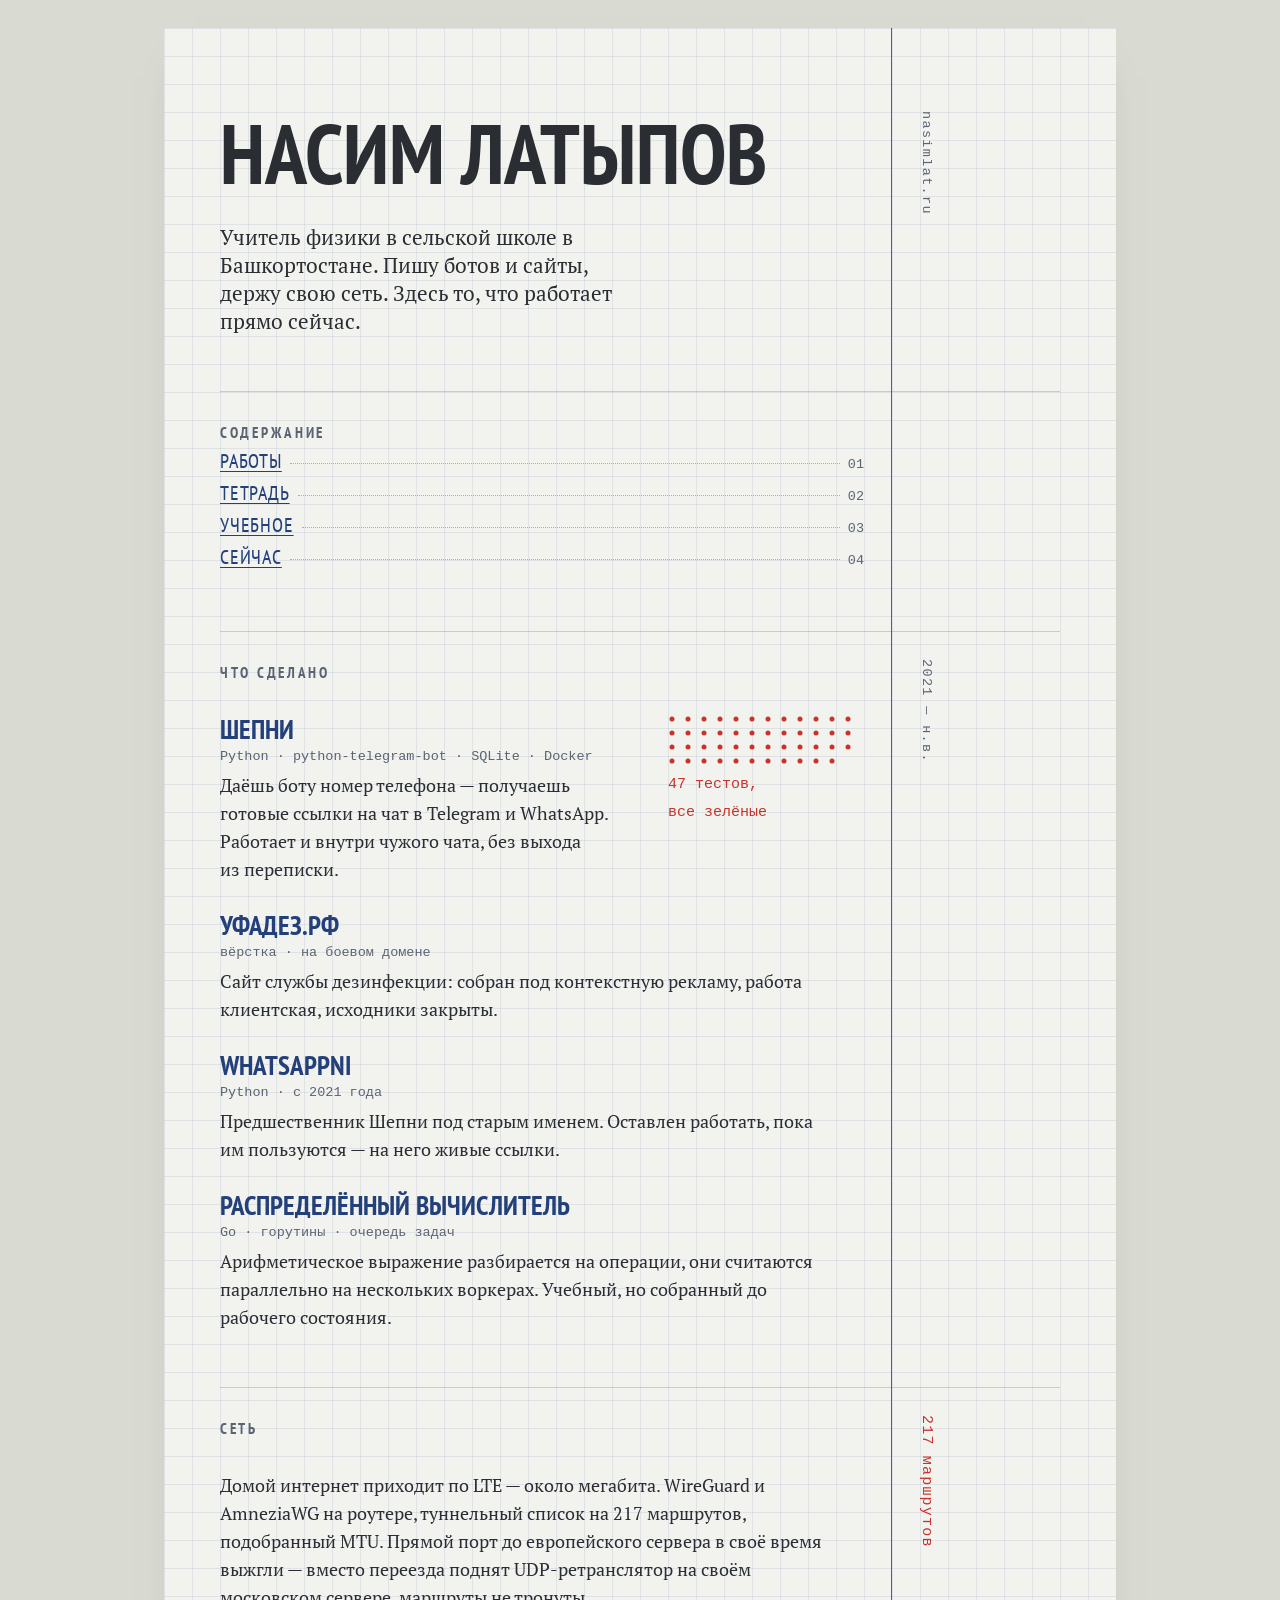
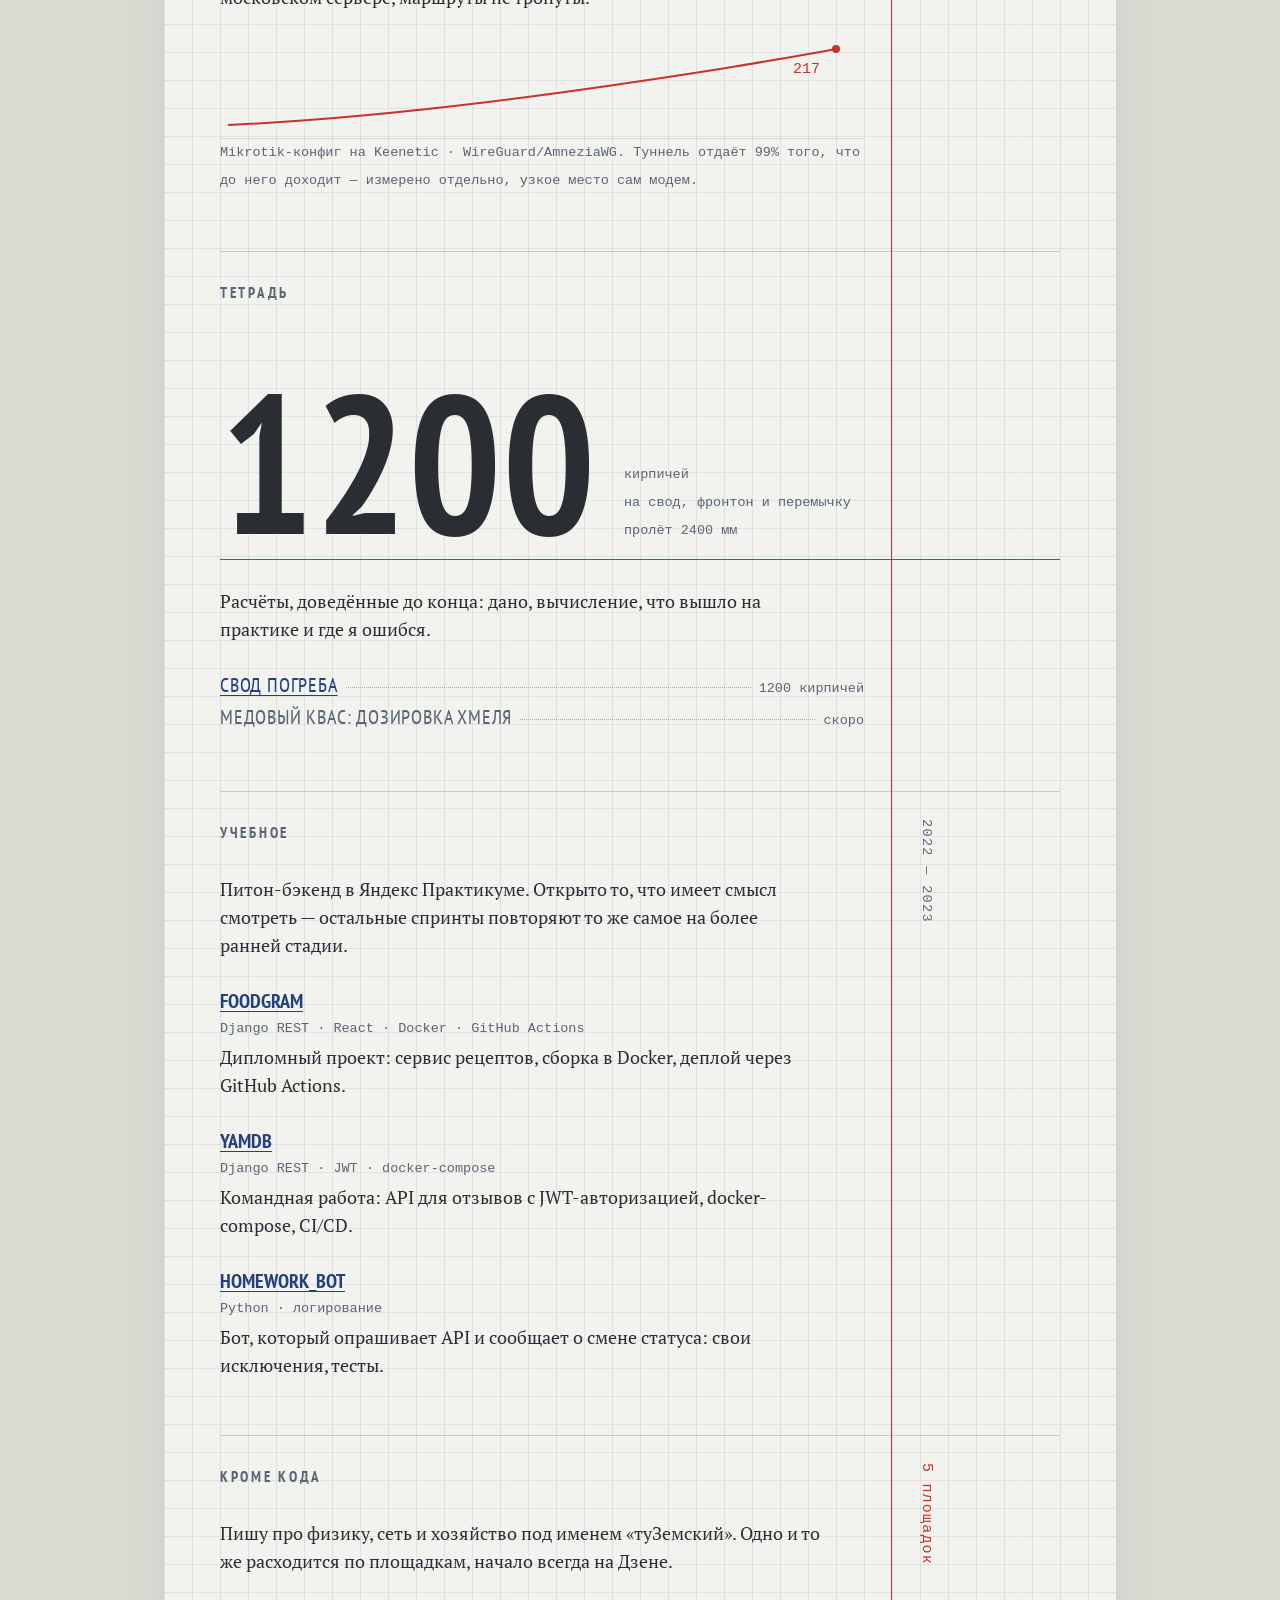
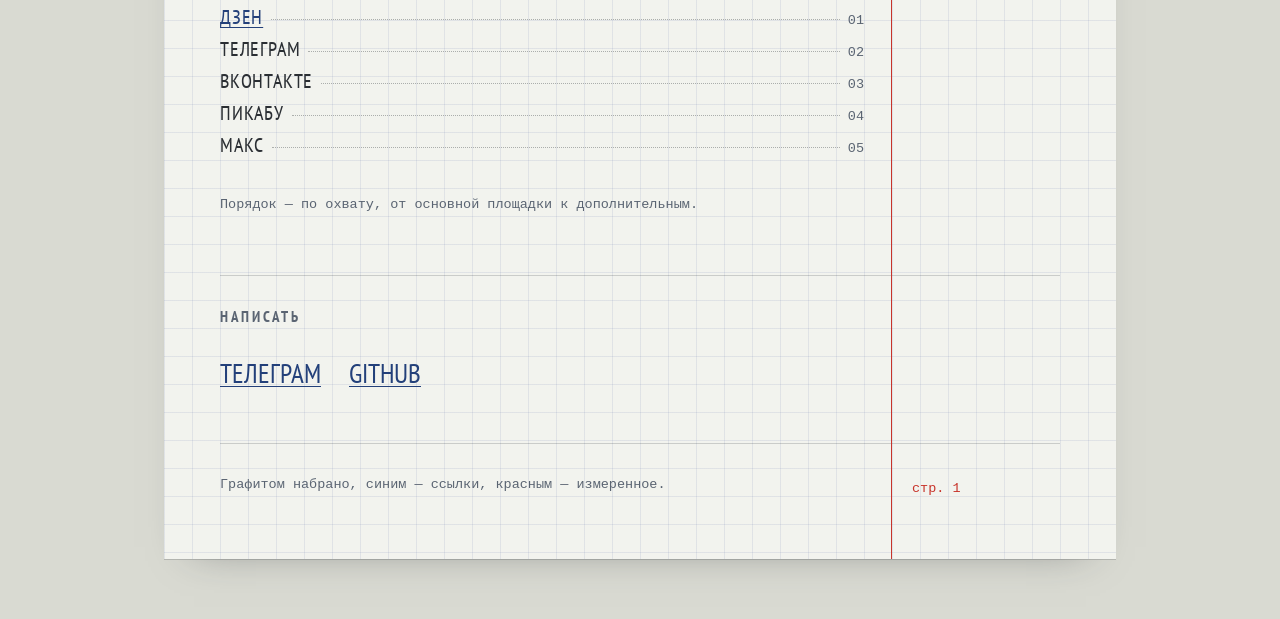
<file: index.html>
<!DOCTYPE html>
<html lang="ru">
<head>
<meta charset="utf-8">
<meta name="viewport" content="width=device-width, initial-scale=1">
<title>Насим Латыпов — учитель физики, разработчик</title>
<meta name="description" content="Учитель физики в сельской школе в Башкортостане. Телеграм-боты, сайты, своя сеть. Расчёты, доведённые до конца.">
<meta property="og:title" content="Насим Латыпов — учитель физики, разработчик">
<meta property="og:description" content="Учитель физики в сельской школе. Пишу ботов и сайты, держу свою сеть. Здесь то, что работает прямо сейчас.">
<meta property="og:type" content="website">
<meta property="og:url" content="https://nasimlat.github.io/">
<link rel="icon" href="/favicon.svg" type="image/svg+xml">
<link rel="icon" href="/favicon.ico" sizes="48x48">
<link rel="apple-touch-icon" href="/apple-touch-icon.png">
<meta name="theme-color" content="#F2F3EE">
<link rel="preconnect" href="https://fonts.googleapis.com">
<link rel="preconnect" href="https://fonts.gstatic.com" crossorigin>
<link href="https://fonts.googleapis.com/css2?family=PT+Mono&family=PT+Sans+Narrow:wght@400;700&family=PT+Serif:ital,wght@0,400;0,700;1,400&display=swap" rel="stylesheet">
<link rel="stylesheet" href="style.css">
</head>
<body>
<main class="sheet">

  <header class="row row--first">
    <div class="body">
      <h1>Насим Латыпов</h1>
      <p class="lead" style="margin-top:28px">Учитель физики в сельской школе в Башкортостане. Пишу ботов и сайты, держу свою сеть. Здесь то, что работает прямо сейчас.</p>
    </div>
    <div class="margin"><span class="side">nasimlat.ru</span></div>
  </header>

  <nav class="row" aria-label="Содержание">
    <div class="body">
      <h2 style="margin-bottom:0">Содержание</h2>
      <div class="toc">
        <div class="toc__item"><a href="#works">Работы</a><span class="toc__lead"></span><span class="toc__num">01</span></div>
        <div class="toc__item"><a href="#notebook">Тетрадь</a><span class="toc__lead"></span><span class="toc__num">02</span></div>
        <div class="toc__item"><a href="#school">Учебное</a><span class="toc__lead"></span><span class="toc__num">03</span></div>
        <div class="toc__item"><a href="now.html">Сейчас</a><span class="toc__lead"></span><span class="toc__num">04</span></div>
      </div>
    </div>
    <div class="margin"></div>
  </nav>

  <section class="row" id="works">
    <div class="body">
      <h2>Что сделано</h2>
      <div class="works">
        <article class="work--with-chart">
          <div>
            <h3><a href="shepni.html" style="text-decoration:none">Шепни</a></h3>
            <p class="meta">Python · python-telegram-bot · SQLite · Docker</p>
            <p>Даёшь боту номер телефона — получаешь готовые ссылки на чат в Telegram и WhatsApp. Работает и внутри чужого чата, без выхода из переписки.</p>
          </div>
          <div>
            <svg viewBox="0 0 196 56" width="196" height="56" role="img" aria-label="47 тестов, все проходят"><g fill="#C8342B"><circle cx="4" cy="4" r="2.5"/><circle cx="20" cy="4" r="2.5"/><circle cx="36" cy="4" r="2.5"/><circle cx="52" cy="4" r="2.5"/><circle cx="68" cy="4" r="2.5"/><circle cx="84" cy="4" r="2.5"/><circle cx="100" cy="4" r="2.5"/><circle cx="116" cy="4" r="2.5"/><circle cx="132" cy="4" r="2.5"/><circle cx="148" cy="4" r="2.5"/><circle cx="164" cy="4" r="2.5"/><circle cx="180" cy="4" r="2.5"/><circle cx="4" cy="18" r="2.5"/><circle cx="20" cy="18" r="2.5"/><circle cx="36" cy="18" r="2.5"/><circle cx="52" cy="18" r="2.5"/><circle cx="68" cy="18" r="2.5"/><circle cx="84" cy="18" r="2.5"/><circle cx="100" cy="18" r="2.5"/><circle cx="116" cy="18" r="2.5"/><circle cx="132" cy="18" r="2.5"/><circle cx="148" cy="18" r="2.5"/><circle cx="164" cy="18" r="2.5"/><circle cx="180" cy="18" r="2.5"/><circle cx="4" cy="32" r="2.5"/><circle cx="20" cy="32" r="2.5"/><circle cx="36" cy="32" r="2.5"/><circle cx="52" cy="32" r="2.5"/><circle cx="68" cy="32" r="2.5"/><circle cx="84" cy="32" r="2.5"/><circle cx="100" cy="32" r="2.5"/><circle cx="116" cy="32" r="2.5"/><circle cx="132" cy="32" r="2.5"/><circle cx="148" cy="32" r="2.5"/><circle cx="164" cy="32" r="2.5"/><circle cx="180" cy="32" r="2.5"/><circle cx="4" cy="46" r="2.5"/><circle cx="20" cy="46" r="2.5"/><circle cx="36" cy="46" r="2.5"/><circle cx="52" cy="46" r="2.5"/><circle cx="68" cy="46" r="2.5"/><circle cx="84" cy="46" r="2.5"/><circle cx="100" cy="46" r="2.5"/><circle cx="116" cy="46" r="2.5"/><circle cx="132" cy="46" r="2.5"/><circle cx="148" cy="46" r="2.5"/><circle cx="164" cy="46" r="2.5"/></g></svg>
            <p class="measure">47 тестов, все зелёные</p>
          </div>
        </article>
        <article>
          <h3><a href="https://уфадез.рф/" style="text-decoration:none">уфадез.рф</a></h3>
          <p class="meta">вёрстка · на боевом домене</p>
          <p>Сайт службы дезинфекции: собран под контекстную рекламу, работа клиентская, исходники закрыты.</p>
        </article>
        <article>
          <h3><a href="https://github.com/nasimlat/whatsappni" style="text-decoration:none">whatsappni</a></h3>
          <p class="meta">Python · с 2021 года</p>
          <p>Предшественник Шепни под старым именем. Оставлен работать, пока им пользуются — на него живые ссылки.</p>
        </article>
        <article>
          <h3><a href="https://github.com/nasimlat/distrib_calc" style="text-decoration:none">Распределённый вычислитель</a></h3>
          <p class="meta">Go · горутины · очередь задач</p>
          <p>Арифметическое выражение разбирается на операции, они считаются параллельно на нескольких воркерах. Учебный, но собранный до рабочего состояния.</p>
        </article>
      </div>
    </div>
    <div class="margin"><span class="side">2021 — н.в.</span></div>
  </section>

  <section class="row">
    <div class="body">
      <h2>Сеть</h2>
      <p style="margin-bottom:28px">Домой интернет приходит по LTE — около мегабита. WireGuard и AmneziaWG на роутере, туннельный список на 217 маршрутов, подобранный MTU. Прямой порт до европейского сервера в своё время выжгли — вместо переезда поднят UDP-ретранслятор на своём московском сервере, маршруты не тронуты.</p>
      <svg viewBox="0 0 644 100" width="100%" height="100" role="img" aria-label="Число маршрутов в туннельном списке растёт, сейчас 217">
        <line x1="0" y1="99.5" x2="644" y2="99.5" stroke="var(--hair)"/>
        <path d="M8,86 C 180,78 360,52 500,30 C 560,20 596,14 616,10" fill="none" stroke="#C8342B" stroke-width="2"/>
        <circle cx="616" cy="10" r="4" fill="#C8342B"/>
        <text x="600" y="34" text-anchor="end" font-family="PT Mono, monospace" font-size="15" fill="#C8342B">217</text>
      </svg>
      <p class="meta">Mikrotik-конфиг на Keenetic · WireGuard/AmneziaWG. Туннель отдаёт 99% того, что до него доходит — измерено отдельно, узкое место сам модем.</p>
    </div>
    <div class="margin"><span class="side side--mark">217 маршрутов</span></div>
  </section>

  <section id="notebook">
    <div class="row row--open">
      <div class="body"><h2 style="margin-bottom:0">Тетрадь</h2></div>
      <div class="margin"></div>
    </div>
    <div class="figure">
      <div class="figure__num">1200</div>
      <div class="figure__note">кирпичей<br>на свод, фронтон и перемычку<br>пролёт 2400 мм</div>
    </div>
    <div class="row" style="border-top:0">
      <div class="body">
        <p>Расчёты, доведённые до конца: дано, вычисление, что вышло на практике и где я ошибся.</p>
        <div class="toc" style="margin-top:28px">
          <div class="toc__item"><a href="pogreb.html">Свод погреба</a><span class="toc__lead"></span><span class="toc__num">1200 кирпичей</span></div>
          <div class="toc__item"><span style="font:400 20px/28px 'PT Sans Narrow','Arial Narrow',sans-serif;letter-spacing:.04em;text-transform:uppercase;color:var(--ink-mute)">Медовый квас: дозировка хмеля</span><span class="toc__lead"></span><span class="toc__num">скоро</span></div>
        </div>
      </div>
      <div class="margin"></div>
    </div>
  </section>

  <section class="row" id="school">
    <div class="body">
      <h2>Учебное</h2>
      <p style="margin-bottom:28px">Питон-бэкенд в Яндекс Практикуме. Открыто то, что имеет смысл смотреть — остальные спринты повторяют то же самое на более ранней стадии.</p>
      <div class="works">
        <div><h3 style="font-size:20px"><a href="https://github.com/nasimlat/foodgram-project-react">foodgram</a></h3><p class="meta">Django REST · React · Docker · GitHub Actions</p><p>Дипломный проект: сервис рецептов, сборка в Docker, деплой через GitHub Actions.</p></div>
        <div><h3 style="font-size:20px"><a href="https://github.com/nasimlat/yamdb_final">yamdb</a></h3><p class="meta">Django REST · JWT · docker-compose</p><p>Командная работа: API для отзывов с JWT-авторизацией, docker-compose, CI/CD.</p></div>
        <div><h3 style="font-size:20px"><a href="https://github.com/nasimlat/homework_bot">homework_bot</a></h3><p class="meta">Python · логирование</p><p>Бот, который опрашивает API и сообщает о смене статуса: свои исключения, тесты.</p></div>
      </div>
    </div>
    <div class="margin"><span class="side">2022 — 2023</span></div>
  </section>

  <section class="row">
    <div class="body">
      <h2>Кроме кода</h2>
      <p style="margin-bottom:28px">Пишу про физику, сеть и хозяйство под именем «туЗемский». Одно и то же расходится по площадкам, начало всегда на Дзене.</p>
      <div class="toc">
        <div class="toc__item"><a href="https://dzen.ru/tuzemsky">Дзен</a><span class="toc__lead"></span><span class="toc__num">01</span></div>
        <div class="toc__item"><span style="font:400 20px/28px 'PT Sans Narrow','Arial Narrow',sans-serif;letter-spacing:.04em;text-transform:uppercase">Телеграм</span><span class="toc__lead"></span><span class="toc__num">02</span></div>
        <div class="toc__item"><span style="font:400 20px/28px 'PT Sans Narrow','Arial Narrow',sans-serif;letter-spacing:.04em;text-transform:uppercase">ВКонтакте</span><span class="toc__lead"></span><span class="toc__num">03</span></div>
        <div class="toc__item"><span style="font:400 20px/28px 'PT Sans Narrow','Arial Narrow',sans-serif;letter-spacing:.04em;text-transform:uppercase">Пикабу</span><span class="toc__lead"></span><span class="toc__num">04</span></div>
        <div class="toc__item"><span style="font:400 20px/28px 'PT Sans Narrow','Arial Narrow',sans-serif;letter-spacing:.04em;text-transform:uppercase">Макс</span><span class="toc__lead"></span><span class="toc__num">05</span></div>
      </div>
      <p class="meta" style="margin-top:28px">Порядок — по охвату, от основной площадки к дополнительным.</p>
    </div>
    <div class="margin"><span class="side side--mark">5 площадок</span></div>
  </section>

  <section class="row" id="contact">
    <div class="body">
      <h2>Написать</h2>
      <div class="linelist">
        <a href="https://t.me/nasimlat">Телеграм</a>
        <a href="https://github.com/nasimlat">GitHub</a>
      </div>
    </div>
    <div class="margin"></div>
  </section>

  <footer class="row">
    <div class="body"><p class="meta">Графитом набрано, синим — ссылки, красным — измеренное.</p></div>
    <div class="margin"><span class="page-num">стр. 1</span></div>
  </footer>

</main>
</body>
</html>
</file>
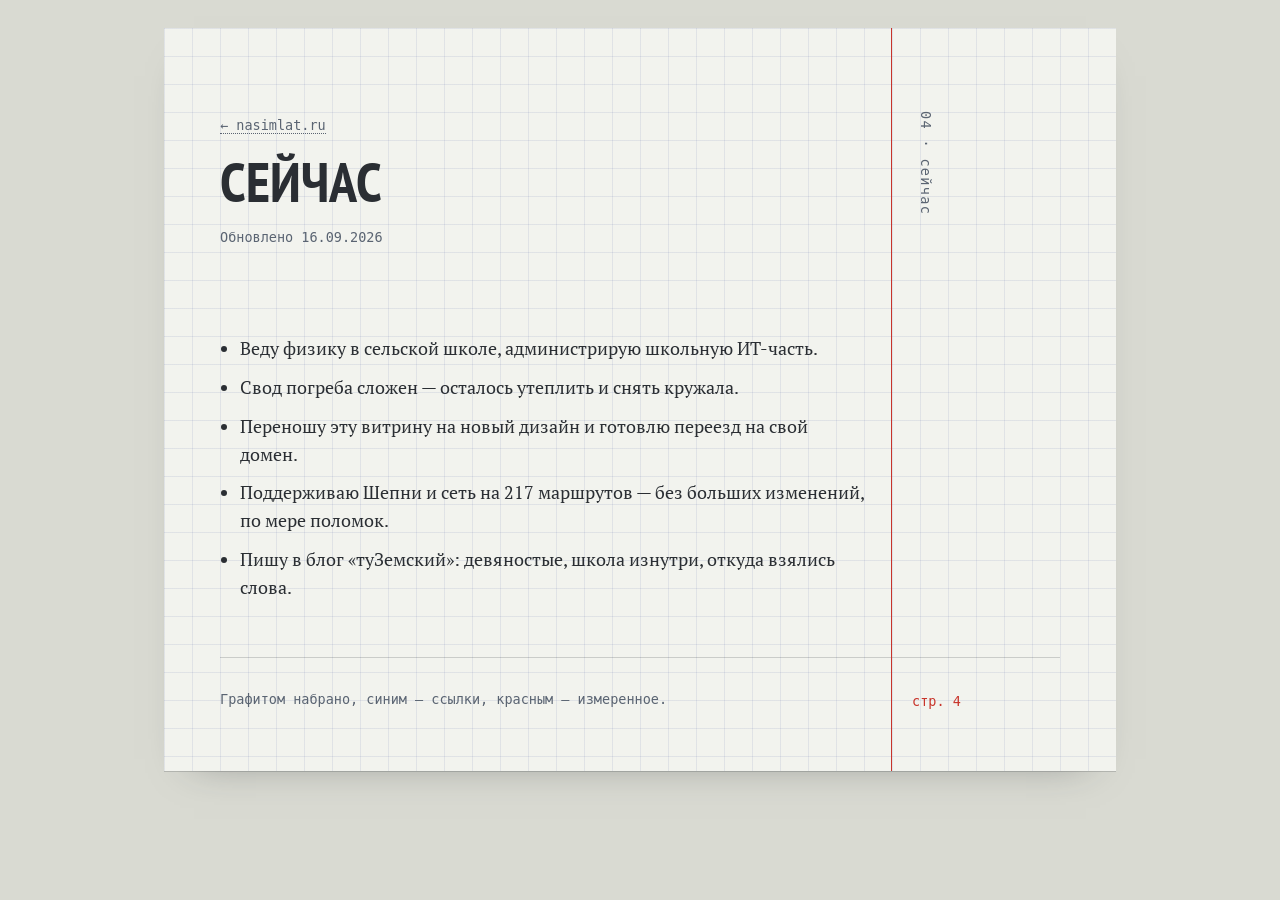
<file: now.html>
<!DOCTYPE html>
<html lang="ru">
<head>
<meta charset="utf-8">
<meta name="viewport" content="width=device-width, initial-scale=1">
<title>Сейчас — Насим Латыпов</title>
<meta name="description" content="Чем занят Насим Латыпов прямо сейчас — коротко, с датой обновления.">
<link rel="icon" href="/favicon.svg" type="image/svg+xml">
<link rel="icon" href="/favicon.ico" sizes="48x48">
<link rel="apple-touch-icon" href="/apple-touch-icon.png">
<meta name="theme-color" content="#F2F3EE">
<link rel="preconnect" href="https://fonts.googleapis.com">
<link rel="preconnect" href="https://fonts.gstatic.com" crossorigin>
<link href="https://fonts.googleapis.com/css2?family=PT+Mono&family=PT+Sans+Narrow:wght@400;700&family=PT+Serif:ital,wght@0,400;0,700;1,400&display=swap" rel="stylesheet">
<link rel="stylesheet" href="style.css">
</head>
<body>
<main class="sheet">

  <header class="row row--first">
    <div class="body">
      <p class="back"><a href="index.html">← nasimlat.ru</a></p>
      <h1 class="h1--page" style="margin-top:14px">Сейчас</h1>
      <p class="meta" style="margin-top:14px">Обновлено 16.09.2026</p>
    </div>
    <div class="margin"><span class="side">04 · сейчас</span></div>
  </header>

  <section class="row" style="border-top:0">
    <div class="body">
      <ul style="margin:0;padding-left:1.1em">
        <li style="margin-bottom:.6em">Веду физику в сельской школе, администрирую школьную ИТ-часть.</li>
        <li style="margin-bottom:.6em">Свод погреба сложен — осталось утеплить и снять кружала.</li>
        <li style="margin-bottom:.6em">Переношу эту витрину на новый дизайн и готовлю переезд на свой домен.</li>
        <li style="margin-bottom:.6em">Поддерживаю Шепни и сеть на 217 маршрутов — без больших изменений, по мере поломок.</li>
        <li>Пишу в блог «туЗемский»: девяностые, школа изнутри, откуда взялись слова.</li>
      </ul>
    </div>
    <div class="margin"></div>
  </section>

  <footer class="row">
    <div class="body"><p class="meta">Графитом набрано, синим — ссылки, красным — измеренное.</p></div>
    <div class="margin"><span class="page-num">стр. 4</span></div>
  </footer>

</main>
</body>
</html>
</file>
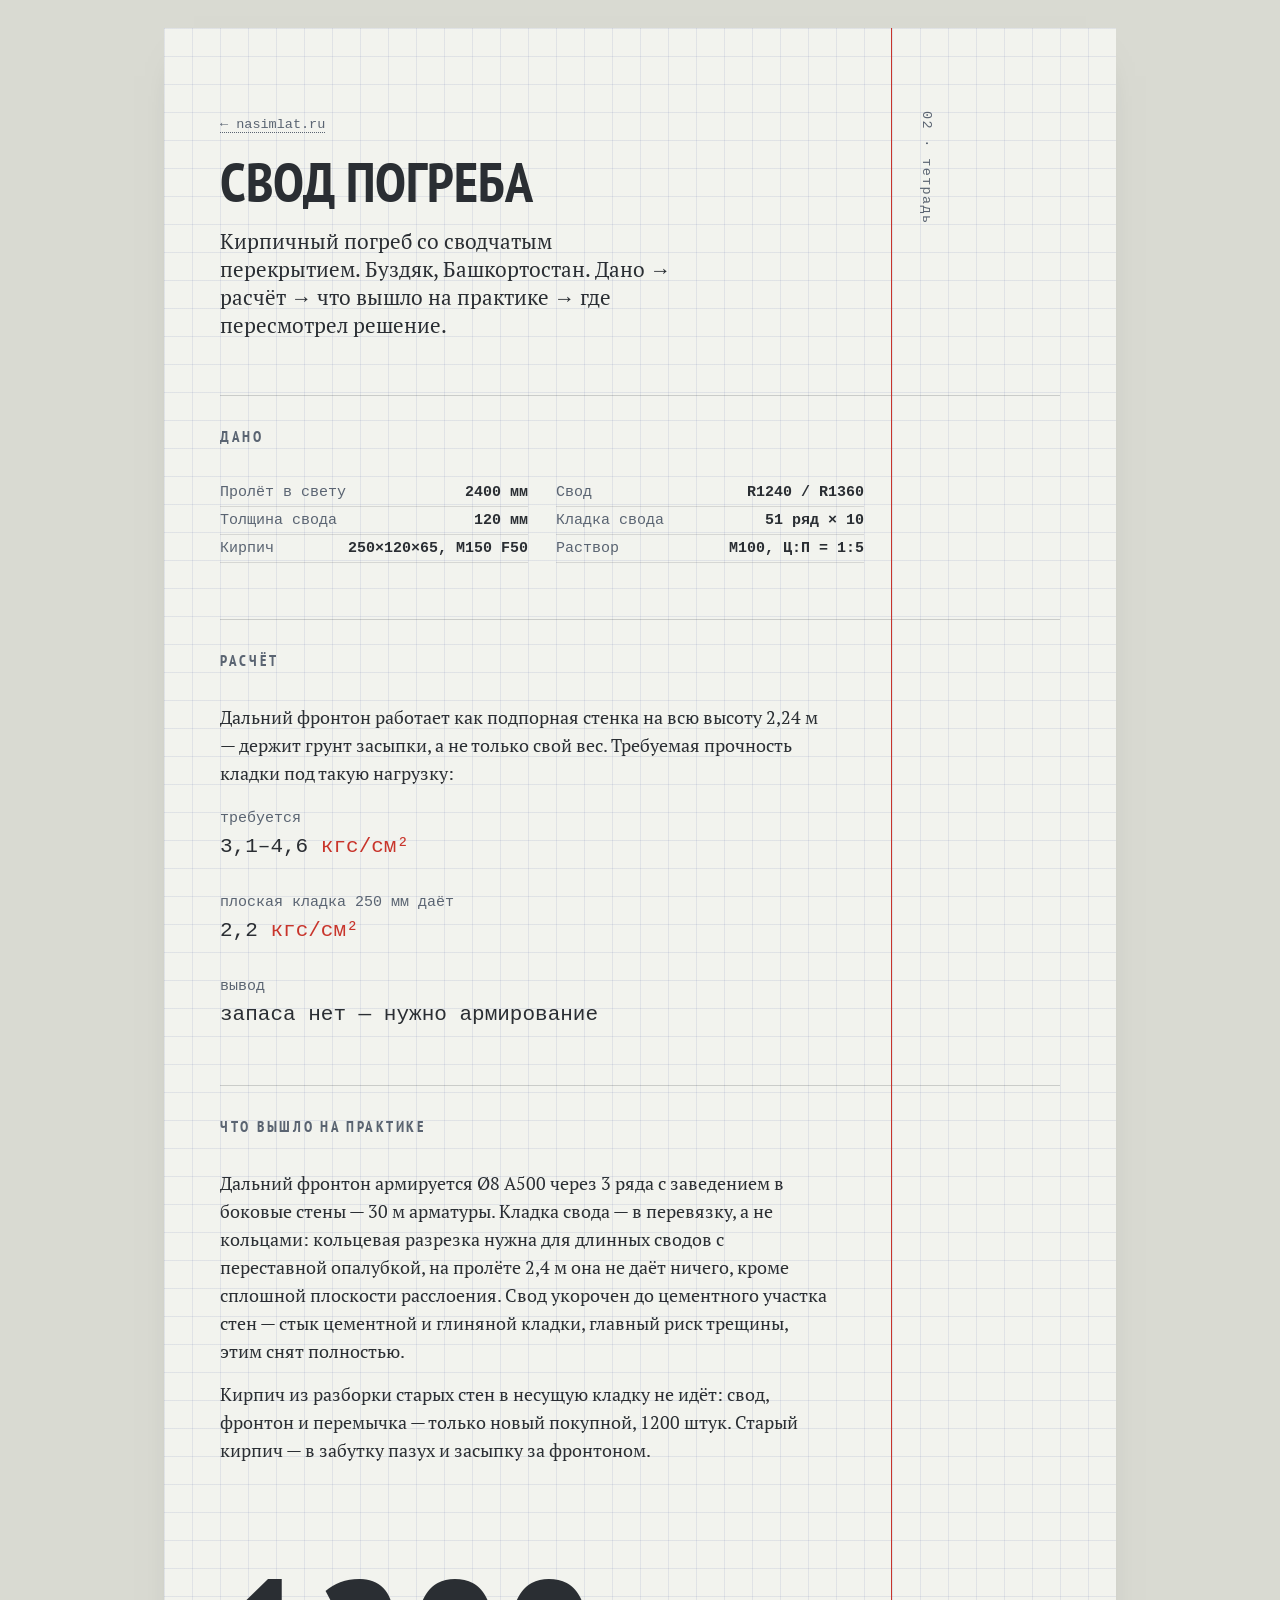
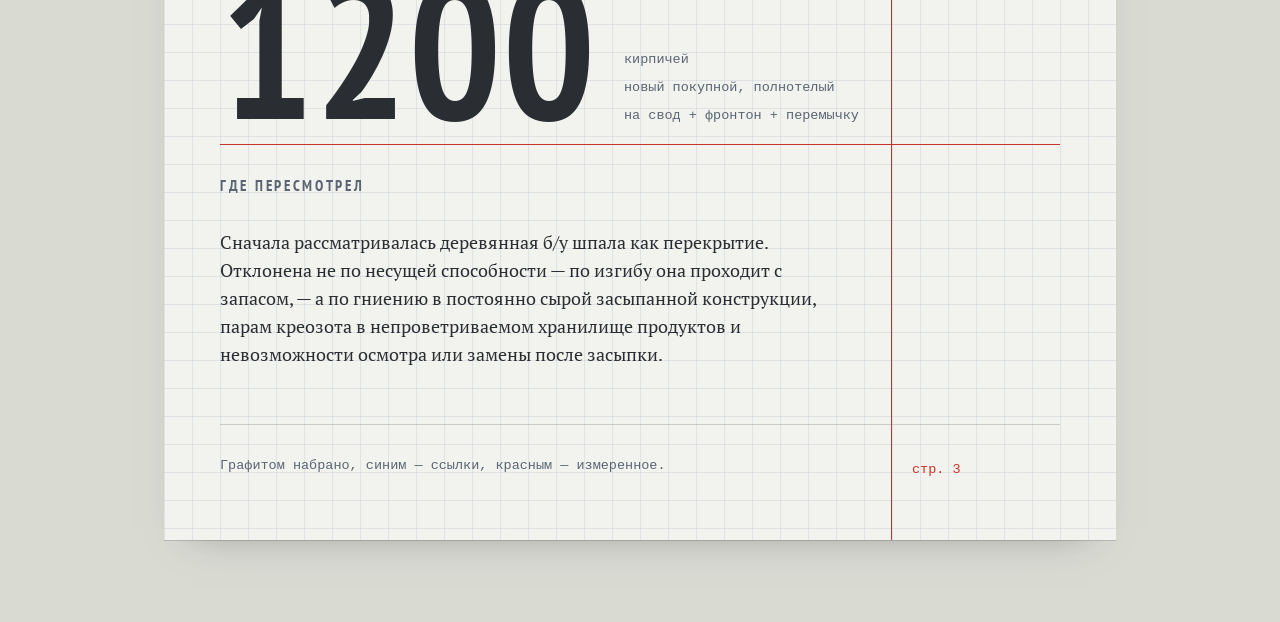
<file: pogreb.html>
<!DOCTYPE html>
<html lang="ru">
<head>
<meta charset="utf-8">
<meta name="viewport" content="width=device-width, initial-scale=1">
<title>Свод погреба — Насим Латыпов</title>
<meta name="description" content="Расчёт кирпичного свода погреба: пролёт 2400 мм, кладка в перевязку 51 ряд, армирование дальнего фронтона. Дано, расчёт, что вышло на практике.">
<link rel="icon" href="/favicon.svg" type="image/svg+xml">
<link rel="icon" href="/favicon.ico" sizes="48x48">
<link rel="apple-touch-icon" href="/apple-touch-icon.png">
<meta name="theme-color" content="#F2F3EE">
<link rel="preconnect" href="https://fonts.googleapis.com">
<link rel="preconnect" href="https://fonts.gstatic.com" crossorigin>
<link href="https://fonts.googleapis.com/css2?family=PT+Mono&family=PT+Sans+Narrow:wght@400;700&family=PT+Serif:ital,wght@0,400;0,700;1,400&display=swap" rel="stylesheet">
<link rel="stylesheet" href="style.css">
</head>
<body>
<main class="sheet">

  <header class="row row--first">
    <div class="body">
      <p class="back"><a href="index.html">← nasimlat.ru</a></p>
      <h1 class="h1--page" style="margin-top:14px">Свод погреба</h1>
      <p class="lead" style="margin-top:18px">Кирпичный погреб со сводчатым перекрытием. Буздяк, Башкортостан. Дано → расчёт → что вышло на практике → где пересмотрел решение.</p>
    </div>
    <div class="margin"><span class="side">02 · тетрадь</span></div>
  </header>

  <section class="row">
    <div class="body">
      <h2>Дано</h2>
      <div class="given">
        <div><span>Пролёт в свету</span><b>2400 мм</b></div>
        <div><span>Свод</span><b>R1240 / R1360</b></div>
        <div><span>Толщина свода</span><b>120 мм</b></div>
        <div><span>Кладка свода</span><b>51 ряд × 10</b></div>
        <div><span>Кирпич</span><b>250×120×65, М150 F50</b></div>
        <div><span>Раствор</span><b>М100, Ц:П = 1:5</b></div>
      </div>
    </div>
    <div class="margin"></div>
  </section>

  <section class="row">
    <div class="body">
      <h2>Расчёт</h2>
      <p>Дальний фронтон работает как подпорная стенка на всю высоту 2,24 м — держит грунт засыпки, а не только свой вес. Требуемая прочность кладки под такую нагрузку:</p>
      <div class="steps" style="margin-top:18px">
        <div>
          <div class="steps__label">требуется</div>
          <div class="steps__math">3,1–4,6 <b>кгс/см²</b></div>
        </div>
        <div>
          <div class="steps__label">плоская кладка 250 мм даёт</div>
          <div class="steps__math">2,2 <b>кгс/см²</b></div>
        </div>
        <div>
          <div class="steps__label">вывод</div>
          <div class="steps__math">запаса нет — нужно армирование</div>
        </div>
      </div>
    </div>
    <div class="margin"></div>
  </section>

  <section class="row">
    <div class="body">
      <h2>Что вышло на практике</h2>
      <p>Дальний фронтон армируется Ø8 А500 через 3 ряда с заведением в боковые стены — 30 м арматуры. Кладка свода — в перевязку, а не кольцами: кольцевая разрезка нужна для длинных сводов с переставной опалубкой, на пролёте 2,4 м она не даёт ничего, кроме сплошной плоскости расслоения. Свод укорочен до цементного участка стен — стык цементной и глиняной кладки, главный риск трещины, этим снят полностью.</p>
      <p style="margin-top:.85em">Кирпич из разборки старых стен в несущую кладку не идёт: свод, фронтон и перемычка — только новый покупной, 1200 штук. Старый кирпич — в забутку пазух и засыпку за фронтоном.</p>
    </div>
    <div class="margin"></div>
  </section>

  <div class="figure">
    <div class="figure__num">1200</div>
    <div class="figure__note">кирпичей<br>новый покупной, полнотелый<br>на свод + фронтон + перемычку</div>
  </div>

  <section class="row" style="border-top:0">
    <div class="body">
      <h2>Где пересмотрел</h2>
      <p>Сначала рассматривалась деревянная б/у шпала как перекрытие. Отклонена не по несущей способности — по изгибу она проходит с запасом, — а по гниению в постоянно сырой засыпанной конструкции, парам креозота в непроветриваемом хранилище продуктов и невозможности осмотра или замены после засыпки.</p>
    </div>
    <div class="margin"></div>
  </section>

  <footer class="row">
    <div class="body"><p class="meta">Графитом набрано, синим — ссылки, красным — измеренное.</p></div>
    <div class="margin"><span class="page-num">стр. 3</span></div>
  </footer>

</main>
</body>
</html>
</file>
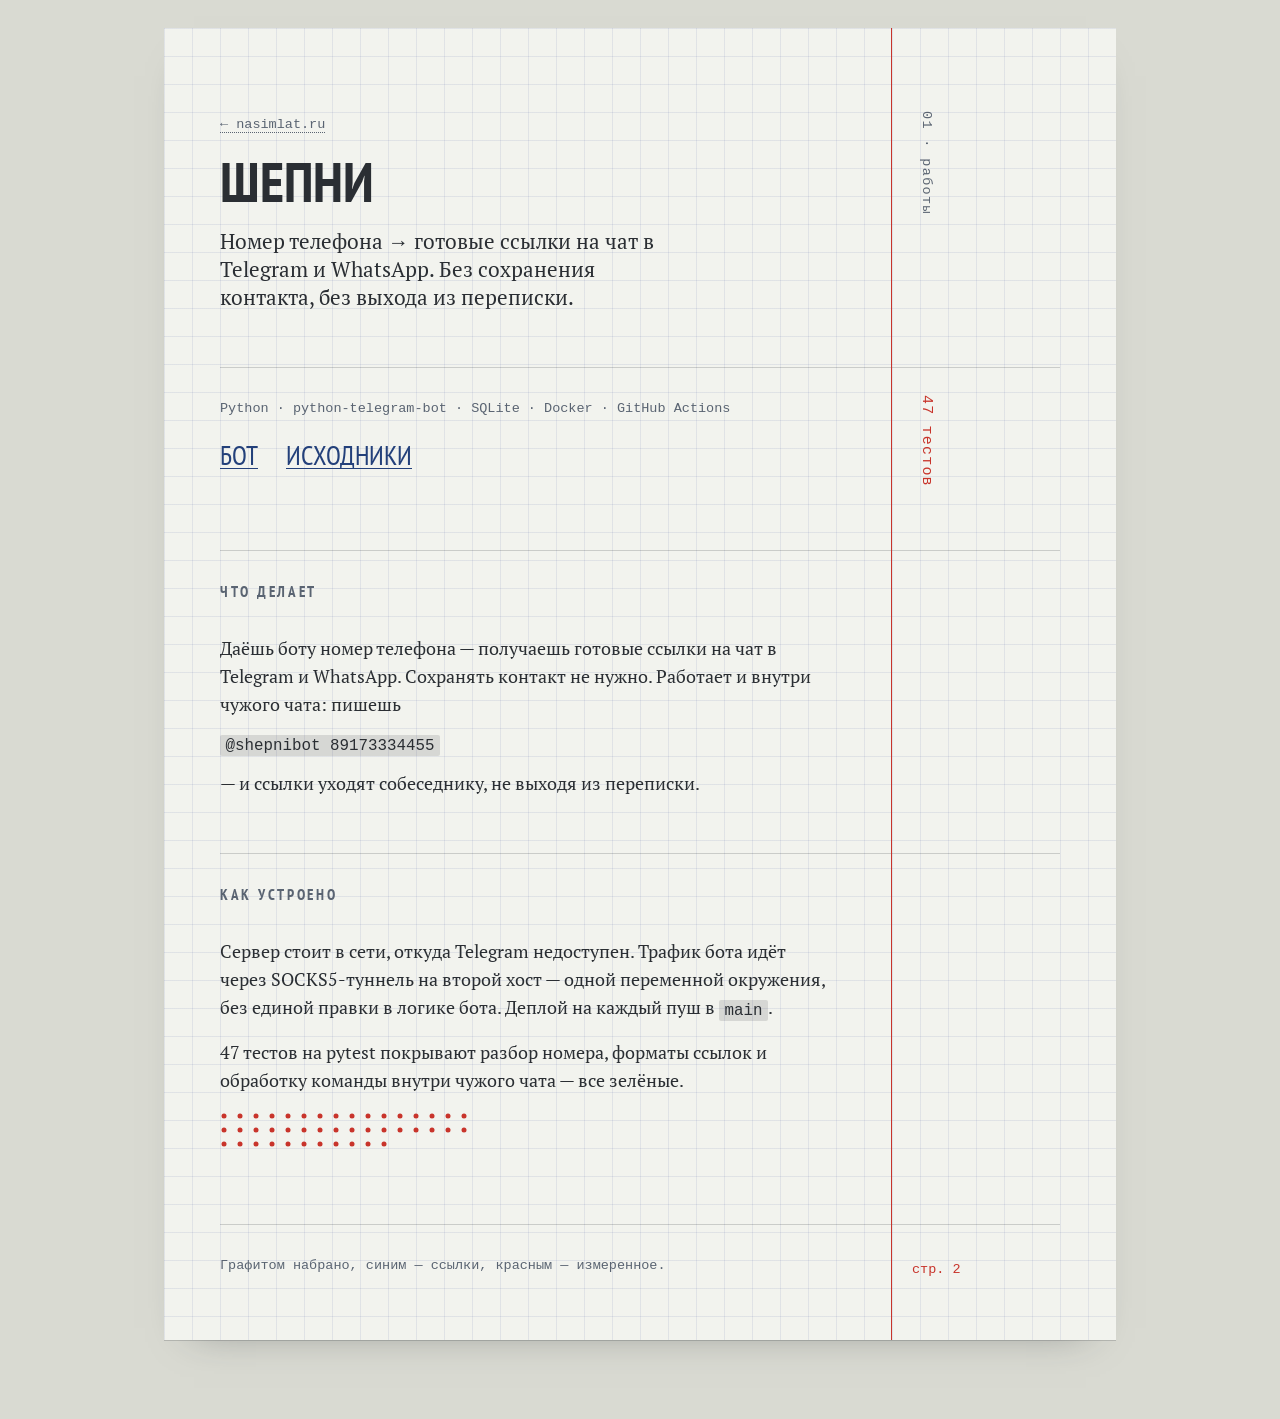
<file: shepni.html>
<!DOCTYPE html>
<html lang="ru">
<head>
<meta charset="utf-8">
<meta name="viewport" content="width=device-width, initial-scale=1">
<title>Шепни — Насим Латыпов</title>
<meta name="description" content="Телеграм-бот «Шепни»: номер телефона → ссылка на чат в Telegram и WhatsApp. Python, python-telegram-bot, Docker, 47 тестов.">
<link rel="icon" href="/favicon.svg" type="image/svg+xml">
<link rel="icon" href="/favicon.ico" sizes="48x48">
<link rel="apple-touch-icon" href="/apple-touch-icon.png">
<meta name="theme-color" content="#F2F3EE">
<link rel="preconnect" href="https://fonts.googleapis.com">
<link rel="preconnect" href="https://fonts.gstatic.com" crossorigin>
<link href="https://fonts.googleapis.com/css2?family=PT+Mono&family=PT+Sans+Narrow:wght@400;700&family=PT+Serif:ital,wght@0,400;0,700;1,400&display=swap" rel="stylesheet">
<link rel="stylesheet" href="style.css">
</head>
<body>
<main class="sheet">

  <header class="row row--first">
    <div class="body">
      <p class="back"><a href="index.html">← nasimlat.ru</a></p>
      <h1 class="h1--page" style="margin-top:14px">Шепни</h1>
      <p class="lead" style="margin-top:18px">Номер телефона → готовые ссылки на чат в Telegram и WhatsApp. Без сохранения контакта, без выхода из переписки.</p>
    </div>
    <div class="margin"><span class="side">01 · работы</span></div>
  </header>

  <section class="row">
    <div class="body">
      <p class="meta">Python · python-telegram-bot · SQLite · Docker · GitHub Actions</p>
      <div class="linelist" style="margin-top:18px">
        <a href="https://t.me/shepnibot">Бот</a>
        <a href="https://github.com/nasimlat/Shepnibot">Исходники</a>
      </div>
    </div>
    <div class="margin">
      <span class="side side--mark">47 тестов</span>
    </div>
  </section>

  <section class="row">
    <div class="body">
      <h2>Что делает</h2>
      <p>Даёшь боту номер телефона — получаешь готовые ссылки на чат в Telegram и WhatsApp. Сохранять контакт не нужно. Работает и внутри чужого чата: пишешь</p>
      <p style="margin-top:.6em"><code>@shepnibot 89173334455</code></p>
      <p style="margin-top:.6em">— и ссылки уходят собеседнику, не выходя из переписки.</p>
    </div>
    <div class="margin"></div>
  </section>

  <section class="row">
    <div class="body">
      <h2>Как устроено</h2>
      <p>Сервер стоит в сети, откуда Telegram недоступен. Трафик бота идёт через SOCKS5-туннель на второй хост — одной переменной окружения, без единой правки в логике бота. Деплой на каждый пуш в <code>main</code>.</p>
      <p style="margin-top:.85em">47 тестов на pytest покрывают разбор номера, форматы ссылок и обработку команды внутри чужого чата — все зелёные.</p>
      <svg viewBox="0 0 392 56" width="100%" height="56" role="img" aria-label="47 тестов, все проходят" style="margin-top:18px;max-width:392px"><g fill="#C8342B"><circle cx="4" cy="4" r="2.5"/><circle cx="20" cy="4" r="2.5"/><circle cx="36" cy="4" r="2.5"/><circle cx="52" cy="4" r="2.5"/><circle cx="68" cy="4" r="2.5"/><circle cx="84" cy="4" r="2.5"/><circle cx="100" cy="4" r="2.5"/><circle cx="116" cy="4" r="2.5"/><circle cx="132" cy="4" r="2.5"/><circle cx="148" cy="4" r="2.5"/><circle cx="164" cy="4" r="2.5"/><circle cx="180" cy="4" r="2.5"/><circle cx="196" cy="4" r="2.5"/><circle cx="212" cy="4" r="2.5"/><circle cx="228" cy="4" r="2.5"/><circle cx="244" cy="4" r="2.5"/><circle cx="4" cy="18" r="2.5"/><circle cx="20" cy="18" r="2.5"/><circle cx="36" cy="18" r="2.5"/><circle cx="52" cy="18" r="2.5"/><circle cx="68" cy="18" r="2.5"/><circle cx="84" cy="18" r="2.5"/><circle cx="100" cy="18" r="2.5"/><circle cx="116" cy="18" r="2.5"/><circle cx="132" cy="18" r="2.5"/><circle cx="148" cy="18" r="2.5"/><circle cx="164" cy="18" r="2.5"/><circle cx="180" cy="18" r="2.5"/><circle cx="196" cy="18" r="2.5"/><circle cx="212" cy="18" r="2.5"/><circle cx="228" cy="18" r="2.5"/><circle cx="244" cy="18" r="2.5"/><circle cx="4" cy="32" r="2.5"/><circle cx="20" cy="32" r="2.5"/><circle cx="36" cy="32" r="2.5"/><circle cx="52" cy="32" r="2.5"/><circle cx="68" cy="32" r="2.5"/><circle cx="84" cy="32" r="2.5"/><circle cx="100" cy="32" r="2.5"/><circle cx="116" cy="32" r="2.5"/><circle cx="132" cy="32" r="2.5"/><circle cx="148" cy="32" r="2.5"/><circle cx="164" cy="32" r="2.5"/></g></svg>
    </div>
    <div class="margin"></div>
  </section>

  <footer class="row">
    <div class="body"><p class="meta">Графитом набрано, синим — ссылки, красным — измеренное.</p></div>
    <div class="margin"><span class="page-num">стр. 2</span></div>
  </footer>

</main>
</body>
</html>
</file>
<file: style.css>
/* nasimlat.ru — тетрадь. Шаг сетки 28px, поле измерений 168px (на мобильном 48px). */

:root {
  --unit: 28px;
  --paper: #F2F3EE;
  --desk: #D9DAD2;
  --ink: #2A2E33;
  --ink-mute: #5A6472;
  --link: #23407A;
  --mark: #C8342B;
  --rule: rgba(42, 46, 51, .2);
  --hair: rgba(42, 46, 51, .14);
  --cell: rgba(120, 133, 180, .15);
  --margin-col: 168px;
  --pad: 56px;
}

@media (prefers-color-scheme: dark) {
  :root {
    --paper: #22262B;
    --desk: #171A1E;
    --ink: #DCE0E4;
    --ink-mute: #9AA4B0;
    --link: #9FBBEE;
    --mark: #E2685C;
    --rule: rgba(220, 224, 228, .22);
    --hair: rgba(220, 224, 228, .14);
    --cell: rgba(150, 170, 220, .1);
  }
}

*, *::before, *::after { box-sizing: border-box; }

html { color-scheme: light dark; }

body {
  margin: 0;
  padding: var(--unit) 0 84px;
  background: var(--desk);
  color: var(--ink);
  font: 400 18px/28px "PT Serif", Georgia, serif;
  display: flex;
  justify-content: center;
}

a { color: var(--link); text-decoration: underline; text-decoration-thickness: 1px; text-underline-offset: 3px; }
a:hover { color: var(--mark); text-decoration-thickness: 2px; }
a:focus-visible { outline: 2px solid var(--mark); outline-offset: 3px; }

/* Лист */
.sheet {
  position: relative;
  width: 100%;
  max-width: 952px;
  padding: 0 var(--pad) var(--pad);
  background: var(--paper);
  background-image:
    repeating-linear-gradient(to right, var(--cell) 0 1px, transparent 1px var(--unit)),
    repeating-linear-gradient(to bottom, var(--cell) 0 1px, transparent 1px var(--unit));
  box-shadow: 0 1px 0 var(--rule), 0 18px 40px -30px rgba(42, 46, 51, .5);
}

/* Красная линия поля — не выключается на мобильном, поле сжимается */
.sheet::before {
  content: "";
  position: absolute;
  top: 0; bottom: 0;
  right: calc(var(--pad) + var(--margin-col));
  width: 1px;
  background: var(--mark);
}

/* Строка: колонка текста + поле измерений */
.row {
  display: grid;
  grid-template-columns: minmax(0, 1fr) var(--margin-col);
  border-top: 1px solid var(--rule);
}
.row > .body { padding: 27px var(--unit) var(--pad) 0; }
.row > .margin { padding: 27px 0 var(--pad) 20px; }
.row--open > .body { padding-bottom: 0; }

header.row, .row--first { border-top: 0; padding-top: var(--pad); }

/* Типографика */
h1 {
  margin: 0;
  font: 700 84px/84px "PT Sans Narrow", "Arial Narrow", sans-serif;
  text-transform: uppercase;
}
h1.h1--page { font-size: 56px; line-height: 56px; }
h2 {
  margin: 0 0 var(--unit);
  font: 700 15px/28px "PT Sans Narrow", "Arial Narrow", sans-serif;
  letter-spacing: .18em;
  text-transform: uppercase;
  color: var(--ink-mute);
}
h3 {
  margin: 0;
  font: 700 27px/28px "PT Sans Narrow", "Arial Narrow", sans-serif;
  text-transform: uppercase;
}
p { margin: 0; max-width: 34em; text-wrap: pretty; }
.lead { font-size: 21px; max-width: 22em; }
.meta { font: 400 13.5px/28px "PT Mono", monospace; color: var(--ink-mute); max-width: none; }
.measure { font: 400 15px/28px "PT Mono", monospace; color: var(--mark); }

/* breadcrumb на подстраницах */
.back { font: 400 13.5px/28px "PT Mono", monospace; }
.back a { color: var(--ink-mute); text-decoration: none; border-bottom: 1px dotted var(--ink-mute); }
.back a:hover { color: var(--mark); border-bottom-color: var(--mark); }

/* Надпись вдоль линии поля */
.side {
  writing-mode: vertical-rl;
  font: 400 13.5px/28px "PT Mono", monospace;
  letter-spacing: .1em;
  color: var(--ink-mute);
}
.side--mark { color: var(--mark); font-size: 15px; letter-spacing: .08em; }

/* Оглавление с отбивкой */
.toc { display: grid; }
.toc__item { display: flex; align-items: baseline; gap: 8px; min-height: var(--unit); }
.toc__item a {
  font: 400 20px/28px "PT Sans Narrow", "Arial Narrow", sans-serif;
  letter-spacing: .04em;
  text-transform: uppercase;
}
.toc__item span.toc__item { color: var(--ink); }
.toc__lead { flex: 1; border-bottom: 1px dotted rgba(42, 46, 51, .35); transform: translateY(-4px); }
.toc__num { font: 400 13.5px/28px "PT Mono", monospace; color: var(--ink-mute); }

/* Работы */
.works { display: grid; gap: var(--unit); }
.work--with-chart { display: grid; grid-template-columns: minmax(0, 1fr) 196px; gap: var(--unit); align-items: start; }

/* Крупное число */
.figure { border-bottom: 1px solid var(--mark); padding-top: var(--unit); display: flex; align-items: flex-end; gap: var(--unit); }
.figure__num { font: 700 196px/196px "PT Sans Narrow", "Arial Narrow", sans-serif; }
.figure__note { padding-bottom: 14px; font: 400 13.5px/28px "PT Mono", monospace; color: var(--ink-mute); }

/* Таблица «дано» */
.given { display: grid; grid-template-columns: 1fr 1fr; gap: 0 var(--unit); font: 400 15px/27px "PT Mono", monospace; }
.given div { display: flex; justify-content: space-between; border-bottom: 1px solid var(--hair); }
.given span { color: var(--ink-mute); }

/* Шаги вычисления */
.steps { display: grid; gap: var(--unit); font-family: "PT Mono", monospace; }
.steps__label { font-size: 15px; color: var(--ink-mute); }
.steps__math { font-size: 21px; line-height: 28px; }
.steps__math b { color: var(--mark); font-weight: 400; }

/* Список ссылок под заголовком (кейс, «написать») */
.linelist { display: flex; flex-wrap: wrap; gap: 28px; }
.linelist a {
  font: 400 27px/28px "PT Sans Narrow", "Arial Narrow", sans-serif;
  text-transform: uppercase;
}

/* Стек/команда моноширинным */
code { font: 400 .88em/1.5 "PT Mono", monospace; background: var(--hair); padding: .1em .35em; border-radius: 2px; }

svg { display: block; max-width: 100%; }

footer.row > .body, footer.row > .margin { padding-bottom: 0; }
footer .page-num { font: 400 13.5px/28px "PT Mono", monospace; color: var(--mark); }

@media (max-width: 720px) {
  :root { --margin-col: 48px; --pad: 20px; }
  body { padding-top: 0; }
  h1 { font-size: 42px; line-height: 42px; }
  h1.h1--page { font-size: 36px; line-height: 42px; }
  .figure__num { font-size: 84px; line-height: 84px; }
  .figure { flex-wrap: wrap; gap: 0; }
  .work--with-chart, .given, .row > .body { grid-template-columns: minmax(0, 1fr); }
  .row > .body { padding-right: 14px; padding-bottom: var(--unit); }
  .row > .margin { padding-left: 0; padding-bottom: var(--unit); }
  .toc__item a { line-height: 44px; font-size: 24px; }
}

@media (prefers-reduced-motion: reduce) {
  * { animation: none !important; transition: none !important; }
}

@media print {
  body { background: #fff; padding: 0; }
  .sheet { box-shadow: none; background-image: none; max-width: none; }
}
</file>
